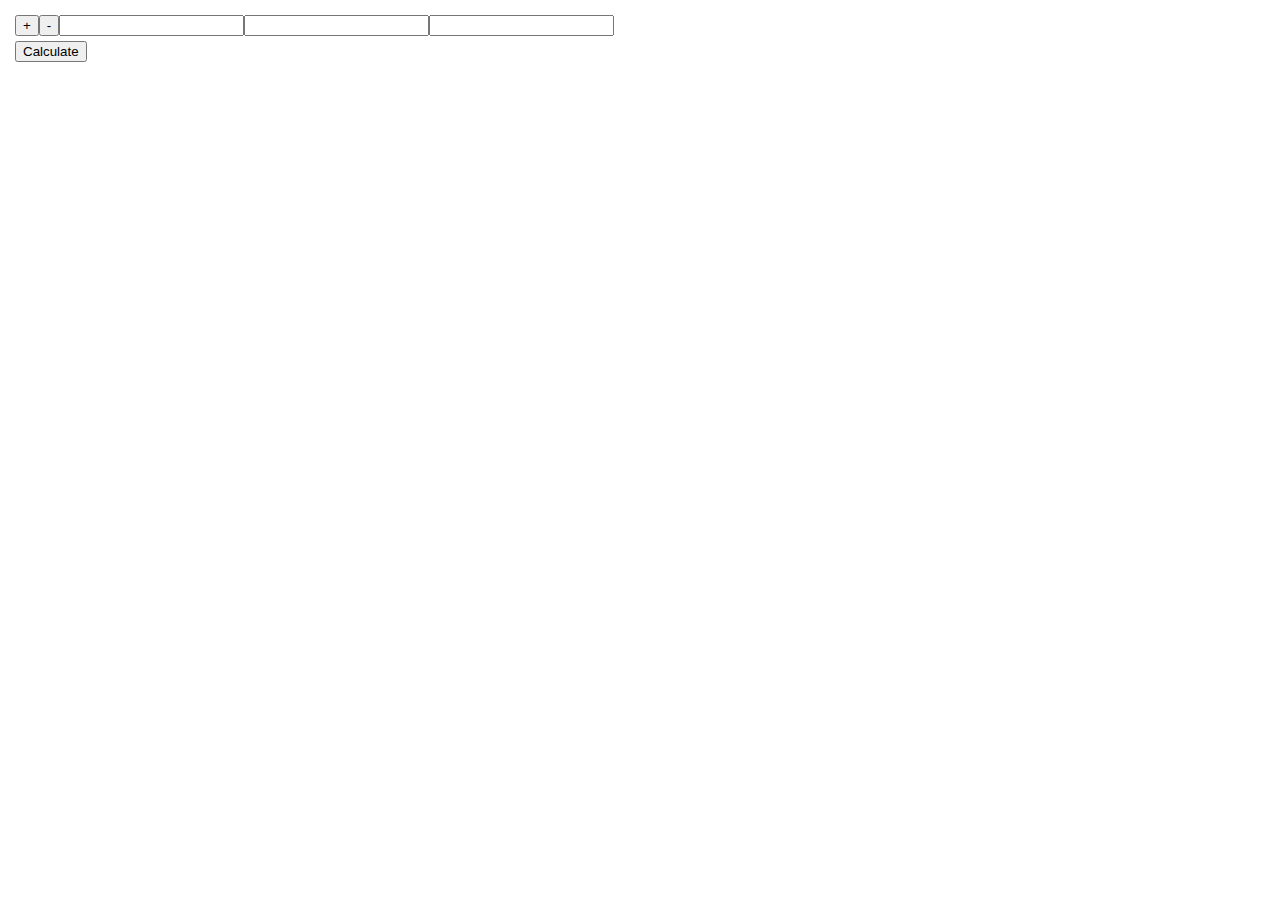
<file: lab-01/index.html>
<!DOCTYPE html>
<html lang="en">
<head>
    <meta charset="UTF-8">
    <meta http-equiv="X-UA-Compatible" content="IE=edge">
    <meta name="viewport" content="width=device-width, initial-scale=1.0">
    <link rel="stylesheet" href="style.css">
    <title>Document</title>
</head>
<body>
    <div id="inputs">
        <button id="addInput">+</button>
        <button id="removeInput">-</button>
        <input type="number" id="num1">
        <input type="number" id="num2">
        <input type="number" id="num3">
    </div>
    <button id="calc">Calculate</button>
    <div id="results">
        <div id="sum"></div>
        <div id="avg"></div>
        <div id="min"></div>
        <div id="max"></div>
    </div>
    <script src="main.js" type="text/javascript">
    </script>
</body>
</html>
</file>
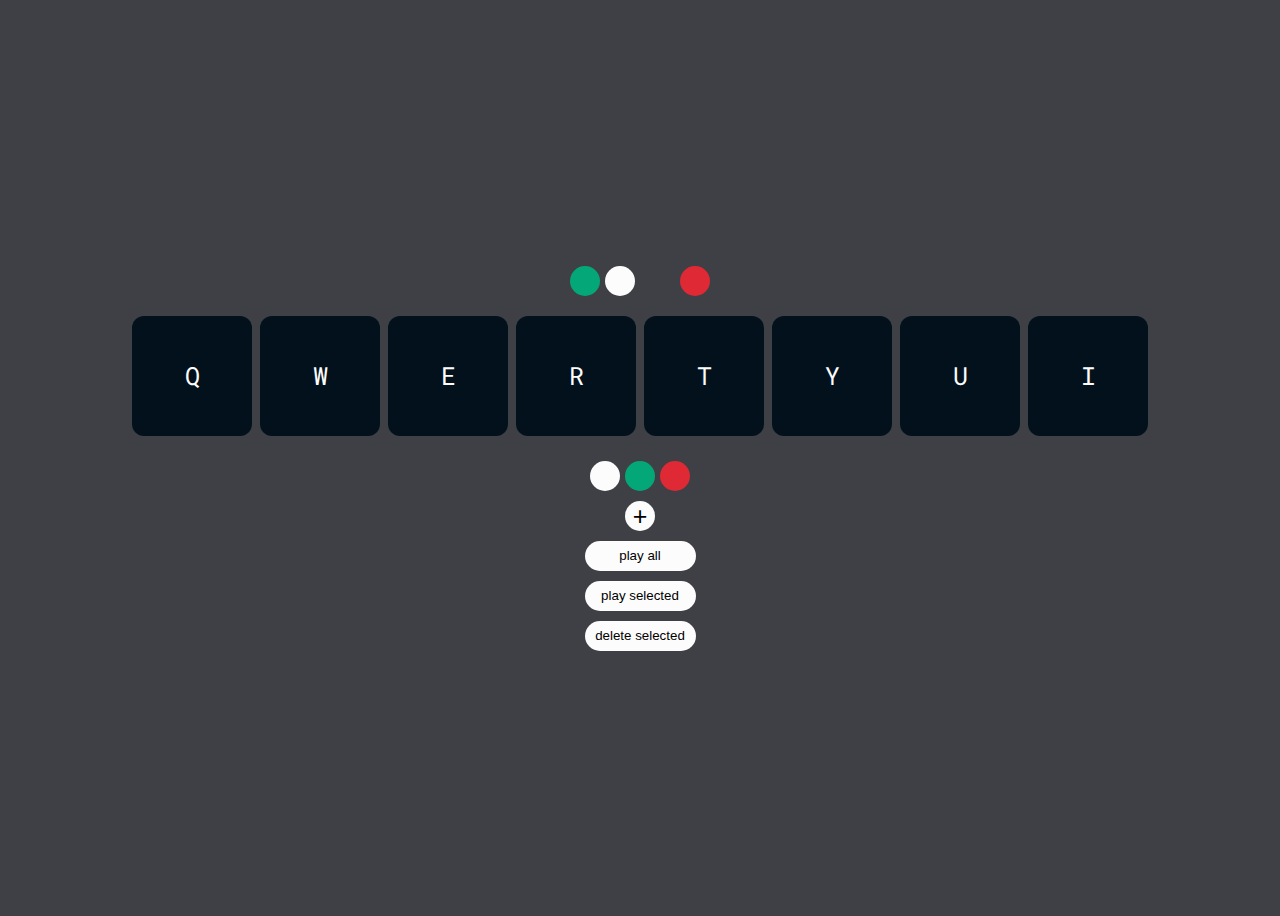
<file: lab-03/index.html>
<!DOCTYPE html>
<html lang="en">
  <head>
    <meta charset="UTF-8" />
    <meta name="viewport" content="width=device-width, initial-scale=1.0" />
    <link rel="stylesheet" href="style.css" />
    <link rel="preconnect" href="https://fonts.googleapis.com" />
    <link rel="preconnect" href="https://fonts.gstatic.com" crossorigin />
    <link
      href="https://fonts.googleapis.com/css2?family=Roboto+Mono&display=swap"
      rel="stylesheet"
    />
    <title>Document</title>
  </head>
  <body>
    <audio src="./sounds/boom.wav" id="boom"></audio>
    <audio src="./sounds/clap.wav" id="clap"></audio>
    <audio src="./sounds/hihat.wav" id="hihat"></audio>
    <audio src="./sounds/kick.wav" id="kick"></audio>
    <audio src="./sounds/openhat.wav" id="openhat"></audio>
    <audio src="./sounds/ride.wav" id="ride"></audio>
    <audio src="./sounds/snare.wav" id="snare"></audio>
    <audio src="./sounds/tom.wav" id="tom"></audio>
    <audio src="./sounds/tink.wav" id="tink"></audio>
    <div id="wrapper">
      <div id="metronome">
        <button class="btn" id="metronomeOn"></button>
        <div class="metronomeDot metronomeActive" id="metronome1"></div>
        <div class="metronomeDot" id="metronome2"></div>
        <button class="btn" id="metronomeOff"></button>
      </div>
      <main>
        <div class="tile" id="boomTile">Q</div>
        <div class="tile" id="clapTile">W</div>
        <div class="tile" id="hihatTile">E</div>
        <div class="tile" id="kickTile">R</div>
        <div class="tile" id="openhatTile">T</div>
        <div class="tile" id="rideTile">Y</div>
        <div class="tile" id="snareTile">U</div>
        <div class="tile" id="tomTile">I</div>
      </main>
      <div id="paths">
        <div id="path1" class="path">
          <input type="checkbox" id="input1" />
          <button class="playSoundBtn btn" id="playBtn1"></button>
          <button class="recordSoundBtn btn" id="recordBtn1"></button>
        </div>
        <button id="addPath" class="btn">+</button>
        <button id="playAllBtn" class="btn">play all</button>
        <button id="playSelectedBtn" class="btn">play selected</button>
        <!-- <button id="loopBtn" class="btn">loop</button> -->
        <button id="deleteSelectedBtn" class="btn">delete selected</button>
      </div>
    </div>
    <script src="drumkit.js"></script>
  </body>
</html>
</file>
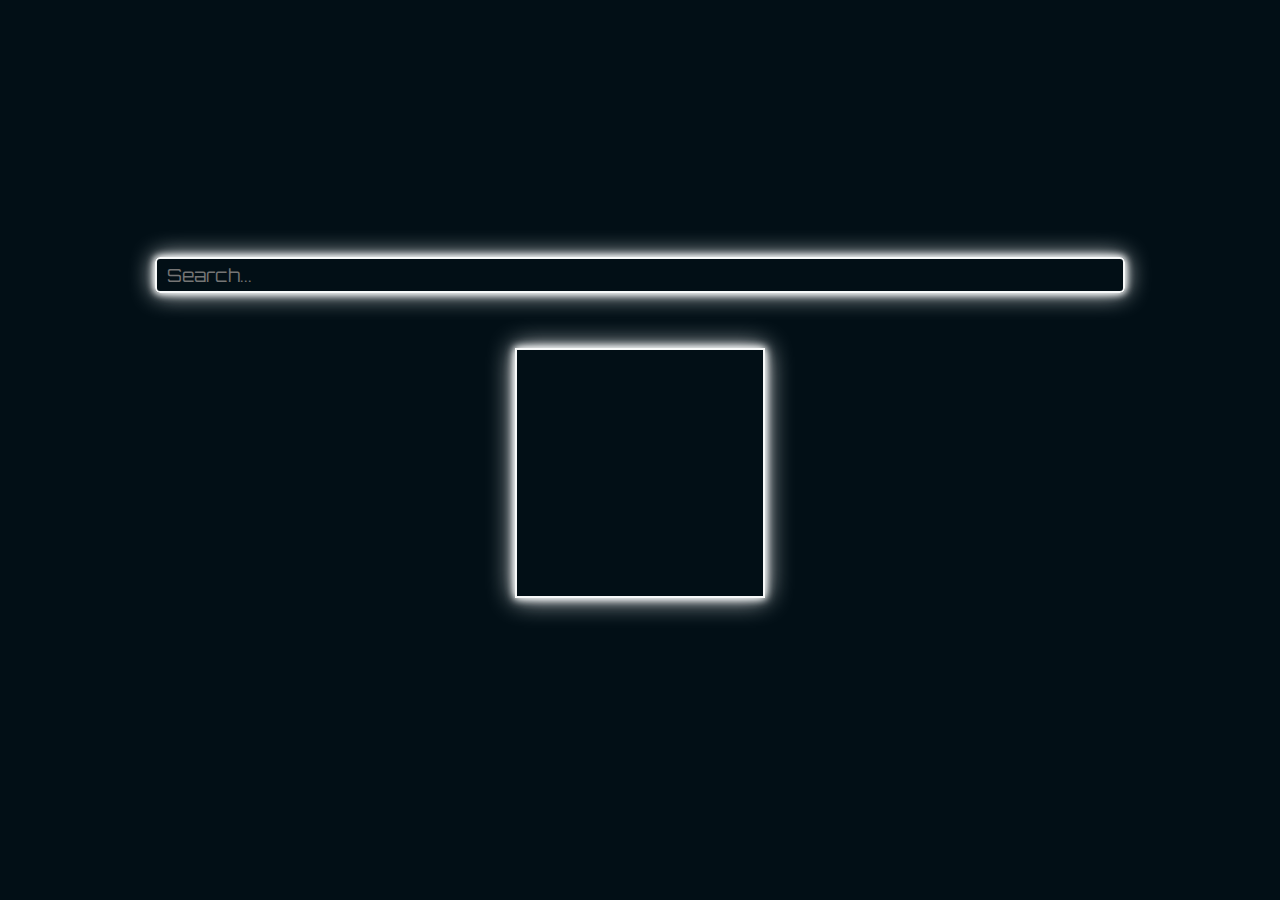
<file: lab-04/index.html>
<!DOCTYPE html>
<html lang="en">
  <head>
    <meta charset="UTF-8" />
    <meta http-equiv="X-UA-Compatible" content="IE=edge" />
    <meta name="viewport" content="width=device-width, initial-scale=1.0" />
    <link rel="stylesheet" href="style.css" />
    <link rel="preconnect" href="https://fonts.googleapis.com" />
    <link rel="preconnect" href="https://fonts.gstatic.com" crossorigin />
    <link
      href="https://fonts.googleapis.com/css2?family=Orbitron&family=Roboto+Mono&display=swap"
      rel="stylesheet"
    />
    <link
      rel="stylesheet"
      href="https://site-assets.fontawesome.com/releases/v6.2.0/css/all.css"
    />
    <title>Document</title>
  </head>
  <body>
    <div id="newNoteForm" class="noteForm">
      <!-- <form> -->
      <div id="newNoteChangeType">
        <button id="newNoteTypeNoteBtn">Note</button>
        <button id="newNoteTypeBulletListBtn">BulletList</button>
      </div>
      <div id="newNoteTitle" class="noteTitle">
        <label>Title</label>
        <input type="text" id="inputTitle" placeholder="Input title here..." required />
      </div>
      <div id="newNoteContent" class="noteContent">
        <label>Content</label>
        <textarea type="text" id="inputContent" placeholder="Input content here..." required></textarea>
      </div>
      <div id="newNoteBulletList" class="bulletList">
        <label>TODO</label>
        <div id="newNoteBulletListItems" class="noteBulletListItems">
          <input type="text" id="newNoteInputBulletItem" placeholder="Input bullet item here..."/>
        </div>
      </div>
      <div id="newNoteTags" class="noteTags">
        <label>Tags</label>
        <div type="text" id="newNoteTagList" class="tagList">
          <input type="text" id="newNoteInputTag" placeholder="max 3" />
        </div>
      </div>
      <div id="newNoteColor" class="noteColor">
        <label>Color</label>
        <select id="selectColor" class="selectColor">
          <option
            id="newNoteOptionMagenta"
            class="optionMagenta"
            value="Magenta"
          >
            Magenta
          </option>
          <option id="newNoteOptionCyan" class="optionCyan" value="Cyan">
            Cyan
          </option>
          <option id="newNoteOptionYellow" class="optionYellow" value="Yellow">
            Yellow
          </option>
        </select>
      </div>
      <div id="newNoteCancelAndSubmit">
        <div id="newNoteCancel">
          <button id="newNoteCancelBtn" class="cancelBtn">Cancel</button>
        </div>
        <div id="newNoteSubmit">
          <!-- <input type="submit" id="submitBtn" value="Add note" /> -->
          <button id="newNoteSubmitBtn" class="submitBtn">Add note</button>
        </div>
      </div>
      <!-- </form> -->
    </div>
    <div class="noteEdit noteForm">
      <div id="editNoteTitle" class="noteTitle">
        <label>Title</label>
        <input type="text" id="editTitle" required />
      </div>
      <div id="editNoteContent" class="noteContent">
        <label>Content</label>
        <textarea type="text" id="editContent" required></textarea>
      </div>
      <div id="editNoteBulletList" class="bulletList">
        <label>TODO</label>
        <div id="editNoteBulletListItems" class="noteBulletListItems">
          <input type="text" id="editNoteInputBulletItem" placeholder="Input bullet item here..."/>
        </div>
      </div>
      <div id="editNoteTags" class="noteTags">
        <label>Tags</label>
        <div type="text" id="editNoteTagList" class="tagList">
          <input type="text" id="editNoteInputTag" class="inputTags" placeholder="max 3" />
        </div>
      </div>
      <div id="editNoteColor" class="noteColor">
        <label>Color</label>
        <select id="editColor" class="selectColor">
          <option
            id="editNoteOptionMagenta"
            class="optionMagenta"
            value="Magenta"
          >
            Magenta
          </option>
          <option id="editNoteOptionCyan" class="optionCyan" value="Cyan">
            Cyan
          </option>
          <option id="editNoteOptionYellow" class="optionYellow" value="Yellow">
            Yellow
          </option>
        </select>
      </div>
      <div id="editNoteCancelAndSave">
        <div id="editNoteCancel">
          <button id="editNoteCancelBtn" class="cancelBtn">Cancel</button>
        </div>
        <div id="editNoteSave">
          <button id="editSaveBtn" class="submitBtn">Save</button>
        </div>
      </div>
    </div>
    <div class="noteLightbox">
      <div id="noteLightboxButtons">
        <span>
          <i id="noteLightboxPin" class="fa-regular fa-thumbtack noteIcon"></i>
          <i
            id="noteLightboxEdit"
            class="fa-regular fa-pen-to-square noteIcon"
          ></i>
          <i
            id="noteLightboxThrash"
            class="fa-regular fa-trash-can noteIcon"
          ></i>
        </span>
        <i id="noteLightboxClose" class="fa-regular fa-x"></i>
      </div>
      <div id="noteLightboxContainer">
        <input type="text" id="noteLightboxTitle" disabled />
        <div type="text" id="noteLightboxContent" disabled></div>
        <div type="text" id="noteLightboxTagList" class="tagList"></div>
      </div>
    </div>
    <main id="mainContent">
      <input type="text" id="searchNotes" placeholder="Search..." />
      <section id="notes">
        <div id="newNoteBtn"><i class="fa-solid fa-plus"></i></div>
      </section>
    </main>
    <script type="module" src="script.js"></script>
  </body>
</html>
</file>
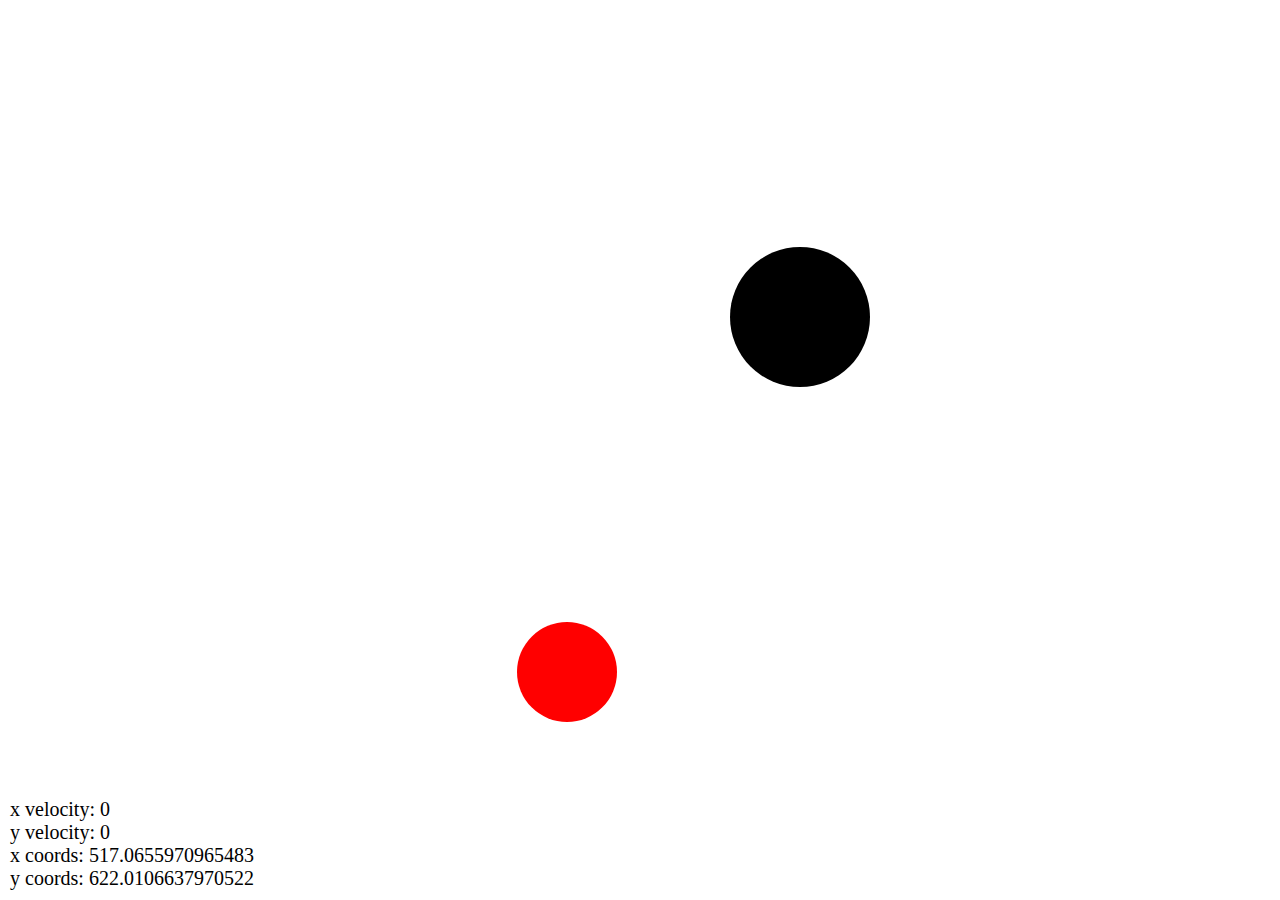
<file: lab-06/index.html>
<!DOCTYPE html>
<html lang="en">
  <head>
    <meta charset="UTF-8" />
    <meta http-equiv="X-UA-Compatible" content="IE=edge" />
    <meta name="viewport" content="width=device-width, initial-scale=1.0" />
    <link rel="stylesheet" href="style.css" />
    <title>Document</title>
  </head>
  <body>
    <div id="ball"></div>
    <div id="hole"></div>
    <div id="info">
      <p id="xVelocity">x velocity:</p>
      <p id="yVelocity">y velocity:</p>
      <p id="xCoords">x coords:</p>
      <p id="yCoords">y coords:</p>
    </div>
  </body>
  <script type="module" src="script.js"></script>
</html>
</file>
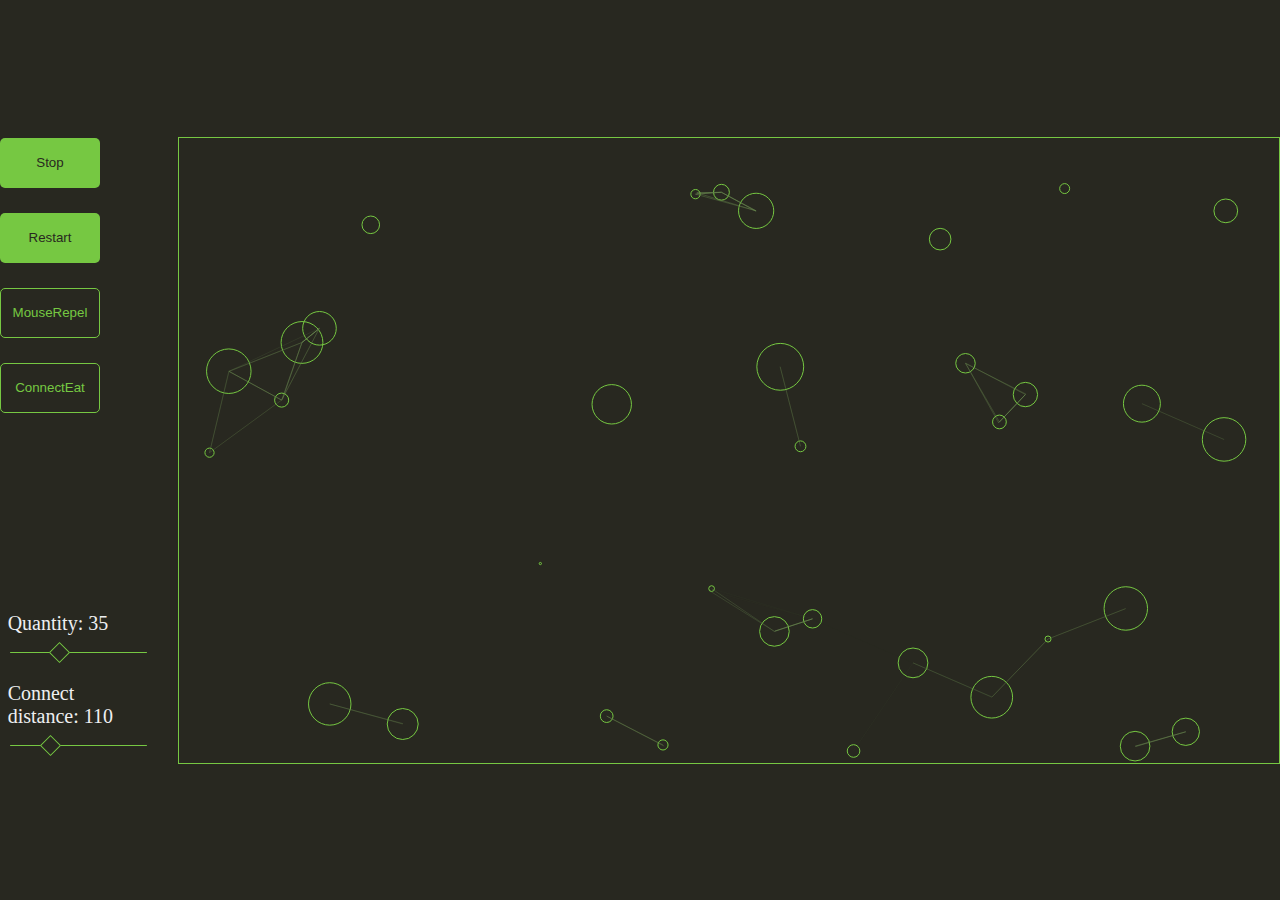
<file: lab-08/index.html>
<!DOCTYPE html>
<html lang="en">
  <head>
    <meta charset="UTF-8" />
    <meta http-equiv="X-UA-Compatible" content="IE=edge" />
    <meta name="viewport" content="width=device-width, initial-scale=1.0" />
    <link rel="stylesheet" href="style.css" />
    <link rel="stylesheet" href="https://cdnjs.cloudflare.com/ajax/libs/font-awesome/6.2.0/css/all.min.css"/>
    <title>Document</title>
    <script>
      (function(h,o,t,j,a,r){
          h.hj=h.hj||function(){(h.hj.q=h.hj.q||[]).push(arguments)};
          h._hjSettings={hjid:4935164,hjsv:6};
          a=o.getElementsByTagName('head')[0];
          r=o.createElement('script');r.async=1;
          r.src=t+h._hjSettings.hjid+j+h._hjSettings.hjsv;
          a.appendChild(r);
      })(window,document,'https://static.hotjar.com/c/hotjar-','.js?sv=');
  </script>
  </head>
  <body>
    <main>
      <nav>
        <div id="buttons">
          <button id="stopSwitchBtn" class="btnActive">Stop</button>
          <button id="resetBtn" class="btnActive">Restart</button>
          <button id="mouseRepelSwitchBtn">MouseRepel</button>
          <button id="connectEatSwitchBtn">ConnectEat</button>
        </div>
        <div id="inputContainer">
          <div id="quantityContainer">
            <div id="quantityInfo">
              <label for="ballQuantity">Quantity:</label>
              <output id="ballQuantityValue" for="ballQuantity">35</output>
            </div>
            <input type="range" value="35" min="1" max="100" id="inputQuantity" name="ballQuantity" class="range">
          </div>
          <div id="connectDistContainer">
            <div id="connectDistInfo">
              <label for="ballConnectDist">Connect distance:</label>
              <output id="ballConnectDistValue" for="ballConnectDist">110</output>
            </div>
            <input type="range" value="110" min="0" max="400" id="inputConnectDist" name="ballConnectDist" class="range">
          </div>
        </div>
      </nav>
      <canvas id="ballsContainer" width="1100px" height="625px"> </canvas>
    </main>
  </body>
  <script type="module" src="main.js"></script>
</html>
</file>
<file: lab-01/style.css>
body{
    margin: 15px;
}

#inputs{
    display: flex;
}

#calc{
    margin-top: 5px;
}

#results{
    margin-top: 10px;
}
</file>
<file: lab-03/style.css>
:root{
    --black: #02111b;
    --brown: #30292f;
    --gray: #3f4045;
    --lightgray: #C6C6C6;
    --white: #fcfcfc;
    --blue: #35a7ff;
    --green: #04a777;
    --lightgreen: #b9e28c;
    --red: #DF2935;
    --lightred: #F87060;
    --orange: #e28413;
    --lightorange: #f9c846;
}

body{
    background: var(--gray);
    color: var(--white);
    overflow: hidden;
    font-family: 'Roboto Mono', monospace;
    font-size: 25px;
}

#metronome{
    width: 1024px;
    margin: 0 auto 20px auto;
    display: flex;
    justify-content: center;
    align-items: center;
}

#metronomeOn{
    background: var(--green);
}

.metronomeDot{
    width: 30px;
    height: 30px;
    margin: 0 5px;
    background: var(--gray);
    border-radius: 20px;
}

.metronomeActive{
    background: var(--white);
}

#metronomeOff{
    background: var(--red);
}

#wrapper{
    width: 100%;
    height: 100vh;
    display: flex;
    flex-direction: column;
    justify-content: center;
}

main{
    width: 1024px;
    margin: 0 auto;
    display: flex;
    justify-content: center;
}

.tile{
    width: 120px;
    height: 120px;
    background: var(--black);
    margin: 0 8px 0 0;
    border-radius: 12px;
    text-align: center;
    display: flex;
    align-items: center;
    justify-content: center;
}

#tomTile{
    margin: 0;
}

#paths{
    width: 1024px;
    margin: 20px auto 0 auto;
    display: flex;
    justify-content: center;
    flex-direction: column;
}

.path{
    display: flex;
    justify-content: center;
    margin: 5px 0;
}

.btn{
    width: 30px;
    height: 30px;
    margin: 0;
    appearance: none;
    background: var(--white);
    border: 0;
    border-radius: 20px;
}

input[type="checkbox"]{
    width: 30px;
    height: 30px;
    margin: 0 5px 0 0;
    appearance: none;
    background: var(--white);
    border-radius: 100%;
    transition: .4s;
}

input[type="checkbox"]:checked{
    box-shadow: inset 0 0 0 30px var(--blue);
}

.playSoundBtn{
    background: var(--green);
    margin: 0 5px 0 0;
}

.recordSoundBtn{
    background: var(--red);
}

#addPath{
    width: 30px;
    height: 30px;
    margin: 5px auto 0 auto;
    font-size: 25px;
    border: 0;
    border-radius: 20px;
}

#playAllBtn, #playSelectedBtn, /*#loopBtn,*/ #deleteSelectedBtn{
    width: 111px;
    height: 30px;
    margin: 10px auto 0 auto;
    border: 0;
    border-radius: 20px;
}

#addPath:hover,#playAllBtn:hover,#playSelectedBtn:hover,#deleteSelectedBtn:hover{
    background: var(--lightgray);
}

#deleteSelectedBtn:active{
    background: var(--blue);
}
</file>
<file: lab-04/style.css>
:root{
    --Black: #020F16;
    --White: #F7F9F9;
    --Cyan: #56FCFC;
    --Magenta: #CE44FF;
    --Yellow: #f2f103;
    --Red: #FF2C55;
    overflow: overlay;
}

body{
    margin: 0;
    padding: 0;
    height: 100vh;
    font-size: 18px;
    font-family: 'Orbitron', sans-serif;
    background:var(--Black);
    display: flex;
    flex-wrap: wrap;
    justify-content: center;
    align-items: center;
}

#mainContent{
    width: 1080px;
    display: flex;
    flex-wrap: wrap;
    flex-direction: column;
}

#searchNotes{
    margin: 0.5em 55px 0 55px;
    border-radius: 5px;
    box-shadow: 0 0 7px var(--White),
                0 0 10px var(--White),
                0 0 25px var(--White);
}

#notes{
    margin: 0 auto;
    background: transparent;
    display: flex;
    flex-wrap: wrap;
    justify-content: space-evenly;
}

#newNoteBtn{
    color: var(--White);
    width: 246px;
    height: 246px;
    margin: 55px;
    font-size: 24px;
    display: flex;
    justify-content: center;
    align-items: center;
    border: 2px solid var(--White);
    box-shadow: 0 0 7px var(--White),
                0 0 10px var(--White),
                0 0 25px var(--White);
}

#newNoteBtn:active{
    transform: scale(0.95);
}

.note{
    width: 246px;
    height: 246px;
    margin: 55px;
    color: var(--Magenta);
    text-align: center;
    border: 2px solid var(--Magenta);
    border-radius: 5px;
    box-shadow: 0 0 7px var(--Magenta),
                0 0 10px var(--Magenta),
                0 0 25px var(--Magenta);
    cursor: pointer;
    position: relative;
    display: flex;
    flex-direction: column;
    justify-content: space-between;
    align-items: center;
}

.note:active{
    transform: scale(0.95);
}

.noteColorCyan{
    color: var(--Cyan);
    border: 2px solid var(--Cyan);
    box-shadow: 0 0 7px var(--Cyan),
                0 0 10px var(--Cyan),
                0 0 25px var(--Cyan);
}

.noteColorYellow{
    color: var(--Yellow);
    border: 2px solid var(--Yellow);
    box-shadow: 0 0 7px var(--Yellow),
                0 0 10px var(--Yellow),
                0 0 25px var(--Yellow);
}

.noteIcon{
    font-size: 1.2em;
}

.noteIcon:hover, #noteLightboxClose:hover{
    opacity: 0.7;
}

.noteIcon:active, #noteLightboxClose:active{
    opacity: 0.5;
}

p{
    margin: 0;
    padding: 0 0.7em;
    pointer-events: none;
}

#noteTags{
    padding: 0;
    margin: 0.7em;
    width: 90%;
    text-align: left;
}

#noteTitle{
    color: var(--White);
    margin: 0.7em;
    width: 80%;
    overflow-wrap: break-word;
}

#noteDate{
    padding: 0;
    margin: 0.7em;
    width: 90%;
    text-align: right;
}

.noteForm{
    position: fixed;
    z-index: 100;
    width: 25vw;
    height: 52vh;
    color: var(--White);
    background: var(--Black);
    border: 2px solid var(--White);
    border-radius: 5px;
    box-shadow: 0 0 7px var(--White),
                0 0 10px var(--White),
                0 0 25px var(--White);
    display: none;
}

.noteForm.active{
    display: flex;
    justify-content: center;
    flex-direction: column;
}

input[type="text"], textarea, select, .tagList, .noteBulletListItems, #noteLightboxContent{
    color: var(--White);
    padding: 5px 0 5px 10px;
    font-family: 'Orbitron', sans-serif;
    font-size: 1em;
    background: transparent;
    border: 2px solid var(--White);
    border-radius: 5px;
    resize: none;
}

.noteBulletListItems{
    overflow-y: auto;
}

#newNoteChangeType, .noteTitle, .noteContent, .bulletList, .noteTags, .noteColor, #newNoteCancelAndSubmit, #editNoteCancelAndSave{
    display: flex;
    flex-direction: column;
    margin: 0 1.5em 0.5em 1.5em;
}

#newNoteChangeType{
    display: flex;
    flex-direction: row;
    position: relative;
    justify-content: flex-end;
}

#newNoteTypeNoteBtn, #newNoteTypeBulletListBtn{
    display: none;
    position: absolute;
}

#newNoteTypeBulletListBtn{
    display: flex;
}

#newNoteContent, #newNoteBulletList {
    height: 40%;
}

#inputContent, #newNoteBulletListItems{
    padding: 5px 10px 10px 10px;
    height: 20vh;
}

#newNoteBulletListItems{
    padding: 0 10px 10px 10px;
}

#newNoteBulletList, #editNoteBulletList{
    display: none;
}

.tagList{
    display: flex;
    flex-wrap: wrap;
    padding: 0.3em;
}

#newNoteInputTag, #newNoteInputBulletItem, #editNoteInputTag, #editNoteInputBulletItem{
    flex: 1;
    padding: 0.5em;
    outline: none;
    border: 0;
    border-bottom: 1px solid var(--White);
    border-radius: 0;
}

#newNoteInputBulletItem, #editNoteInputBulletItem{
    padding: 5px 0 0 0;
    width: 100%;
    margin: 0 0 0.5em 0;
    position: sticky;
    top: 0;
    background-color: var(--Black);
}

.tag{
    margin: 0 0.3em 0 0;
    padding: 0.5em;
    color: var(--White);
    background: var(--Black);
    border: 2px solid var(--Red);
    border-radius: 5px;
}

.selectColor{
    border: 2px solid var(--Magenta);
    outline: none;
}

.selectColor option{
    background: var(--Black);
}

.optionCyan{
    color: var(--Cyan);
}

.optionYellow{
    color: var(--Yellow);
}

.optionMagenta{
    color: var(--Magenta);
}

#newNoteCancelAndSubmit, #editNoteCancelAndSave{
    display: flex;
    flex-direction: row;
    justify-content: space-between;
}

button{
    width: 100px;
    font-family: 'Orbitron', sans-serif;
    color: var(--White);
    background: var(--Black);
    border: 2px solid var(--White);
    border-radius: 5px;
}

button:active{
    color: var(--Black);
    background: var(--White);
}

.cancelBtn{
    color: var(--White);
    background: var(--Black);
    border: 2px solid var(--White);
    opacity: 0.7;
}

#newNoteCancel button:active, #editNoteCancel button:active{
    background: var(--White);
    color: var(--Black);
}

.noteLightbox{
    position: fixed;
    z-index: 100;
    width: 25vw;
    height: 50vh;
    background: var(--Black);
    border: 2px solid var(--Cyan);
    border-radius: 5px;
    box-shadow: 0 0 7px var(--Cyan),
                0 0 10px var(--Cyan),
                0 0 25px var(--Cyan);
    display: none;
}

.noteLightbox.active{
    display: flex;
    justify-content: center;
    flex-direction: column;
}

.noteLightbox > #noteLightboxButtons{
    color: var(--Cyan);
    font-size: 1.5em;
    margin: 1em 1em 0 1em;
    display: flex;
    align-items: center;
    justify-content: space-between;
}

.noteLightbox > #noteLightboxClose{
    font-size: 2em;
}

#noteLightboxContainer{
    display: flex;
    flex-direction: column;
    margin: 1em 1.5em 1.5em 1.5em;
    height: 100%;
}

#noteLightboxTitle{
    padding: 10px;
    margin: 0 0 0.7em 0;
}

#noteLightboxContent{
    padding: 10px;
    height: 100%;
    margin: 0 0 0.7em 0;
}

#noteLightboxTagList{
    padding: 10px;
}

#editContent, #editNoteBulletListItems{
    padding: 10px;
    height: 20vh;
}
</file>
<file: lab-06/style.css>
:root{
    font-size: 20px;
}

body{
    margin: 0;
    padding: 0;
    width: 100%;
    height: 100vh;
    display: flex;
    position: relative;
    overflow: hidden;
}

#ball{
    width: 100px;
    height: 100px;
    background: red;
    border-radius: 50%;
    position: absolute;
}

#hole{
    width: 140px;
    height: 140px;
    background: black;
    border-radius: 50%;
    position: absolute;
    z-index: -1;
}

#info{
    margin: 0 0 0.5rem 0.5rem;
    display: flex;
    flex-direction: column;
    justify-content: flex-end;
}

#info>p{
    margin: 0;
}
</file>
<file: lab-08/style.css>
:root {
  font-size: 20px;
  color: var(--white);
  --white: rgb(238, 239, 241);
  --lightgreen: rgb(118, 200, 66);
  --green: rgb(101, 130, 76);
  --grey: rgb(40, 40, 32);
  --black: rgb(16, 14, 15);
}

body {
  margin: 0;
  padding: 0;
  background: var(--grey);
}

main {
  margin: 0;
  padding: 0;
  min-height: 100vh;
  display: flex;
  justify-content: center;
  align-items: center;
}

nav {
  margin: 0 25px 0 0;
  max-width: 225px;
  height: 625px;
  display: flex;
  flex-direction: column;
  align-items: center;
  justify-content: space-between;
}

#inputContainer {
  width: 90%;
  display: flex;
  flex-direction: column;
  flex: 0.5;
  justify-content: space-around;
}

#buttons{
  display: flex;
  flex-wrap: wrap;
  justify-content: space-between;
}

button {
  width: 100px;
  height: 50px;
  margin: 0 0 25px 0;
  color: var(--lightgreen);
  appearance: none;
  background: none;
  border: 1px solid var(--lightgreen);
  border-radius: 5px;
  transition: 0.4s;
}

button:active {
  transition: 0.1s;
  scale: 0.9;
}

button:hover,
.btnActive {
  color: var(--grey);
  background: var(--lightgreen);
  border: none;
}

.btnActive:hover {
  color: var(--lightgreen);
  appearance: none;
  background: none;
  border: 1px solid var(--lightgreen);
}

.range {
  appearance: none;
  width: 100%;
  background: transparent;
}

.range:focus {
  outline: none;
}

.range::-webkit-slider-thumb {
  appearance: none;
  height: 15px;
  width: 15px;
  transform: rotate(45deg);
  margin-top: -7px;
  background: var(--grey);
  border: 1px solid var(--lightgreen);
  cursor: pointer;
}

.range::-webkit-slider-thumb:active {
  background: var(--lightgreen);
}

.range::-webkit-slider-runnable-track {
  width: 100%;
  height: 0.5px;
  cursor: pointer;
  background: var(--lightgreen);
  border-radius: 3px;
}

#ballsContainer {
  border: 1px solid var(--lightgreen);
}
</file>
